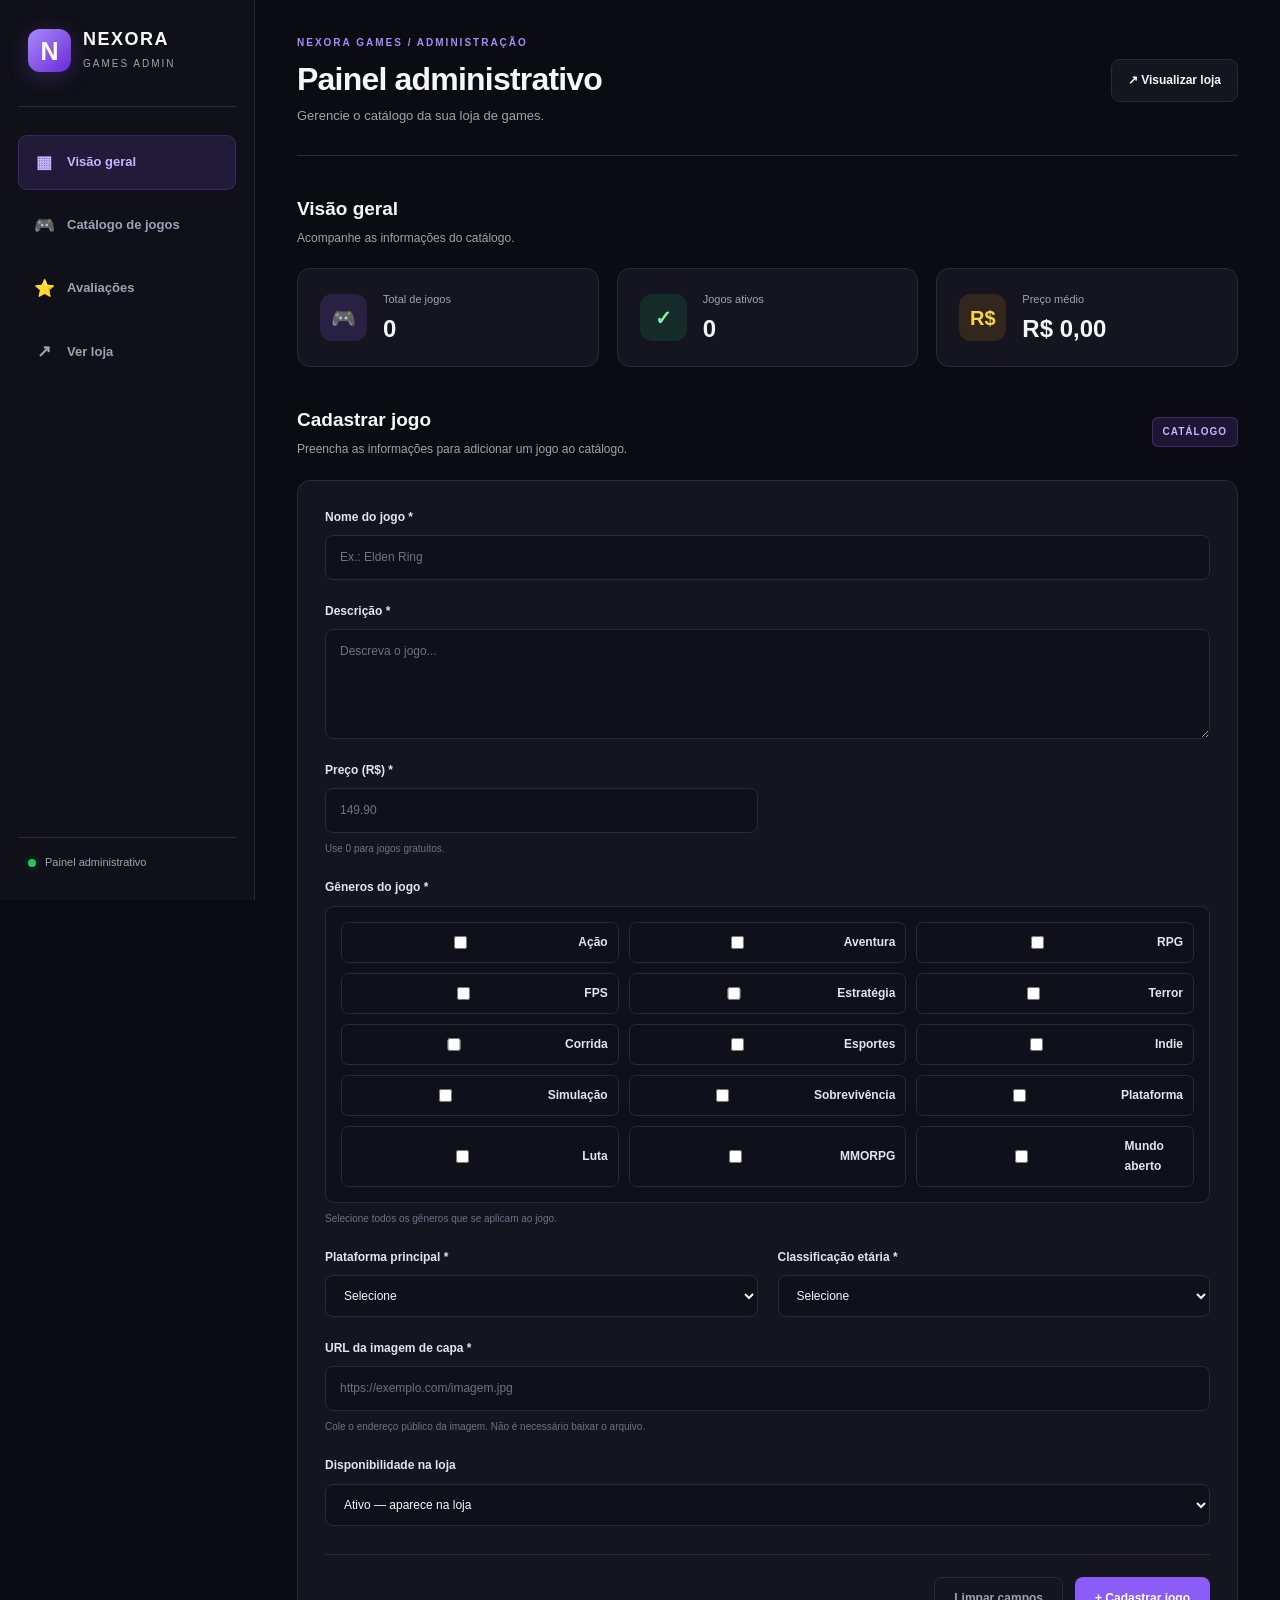
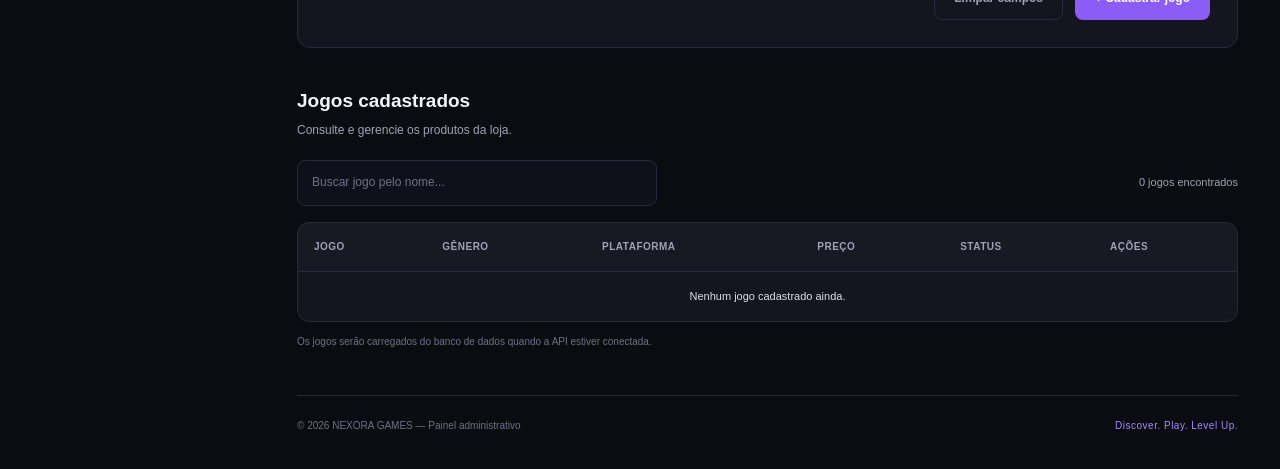
<file: admin/index.html>
<!DOCTYPE html>
<html lang="pt-BR">

<head>
    <meta charset="UTF-8">
    <meta name="viewport" content="width=device-width, initial-scale=1.0">

    <title>Administração | NEXORA GAMES</title>

    <link rel="stylesheet" href="css/admin.css">
</head>

<body>

    <!-- BARRA LATERAL -->
    <aside class="sidebar">

        <div class="brand">
            <span class="brand-icon">N</span>
            <div>
                <h2>NEXORA</h2>
                <span>GAMES ADMIN</span>
            </div>
        </div>

        <nav class="sidebar-nav">
            <a href="#dashboard" class="nav-link active">
                <span>▦</span> Visão geral
            </a>

            <a href="#jogos" class="nav-link">
                <span>🎮</span> Catálogo de jogos
            </a>

            <a href="avaliacoes/index.html" class="nav-link">
                <span>⭐</span> Avaliações
            </a>

            <a href="../index.html" class="nav-link">
                <span>↗</span> Ver loja
            </a>
        </nav>

        <div class="sidebar-footer">
            <span class="status-dot"></span>
            Painel administrativo
        </div>

    </aside>


    <!-- CONTEÚDO PRINCIPAL -->
    <main class="main-content">

        <header class="topbar">

            <div>
                <p class="eyebrow">NEXORA GAMES / ADMINISTRAÇÃO</p>
                <h1>Painel administrativo</h1>
                <p class="subtitle">
                    Gerencie o catálogo da sua loja de games.
                </p>
            </div>

            <a href="../index.html" class="view-store-button">
                ↗ Visualizar loja
            </a>

        </header>


        <!-- VISÃO GERAL -->
        <section id="dashboard" class="dashboard-section">

            <div class="section-heading">
                <div>
                    <h2>Visão geral</h2>
                    <p>Acompanhe as informações do catálogo.</p>
                </div>
            </div>

            <div class="stats-grid">

                <article class="stat-card">
                    <div class="stat-icon purple">🎮</div>
                    <div>
                        <p>Total de jogos</p>
                        <h3 id="totalJogos">0</h3>
                    </div>
                </article>

                <article class="stat-card">
                    <div class="stat-icon green">✓</div>
                    <div>
                        <p>Jogos ativos</p>
                        <h3 id="jogosAtivos">0</h3>
                    </div>
                </article>

                <article class="stat-card">
                    <div class="stat-icon orange">R$</div>
                    <div>
                        <p>Preço médio</p>
                        <h3 id="precoMedio">R$ 0,00</h3>
                    </div>
                </article>

            </div>

        </section>


        <!-- CADASTRO DE JOGOS -->
        <section id="jogos" class="admin-section">

            <div class="section-heading">
                <div>
                    <h2 id="tituloFormulario">Cadastrar jogo</h2>
                    <p>
                        Preencha as informações para adicionar um jogo ao catálogo.
                    </p>
                </div>

                <span class="section-tag">CATÁLOGO</span>
            </div>


            <form id="formJogo" class="game-form">

                <input type="hidden" id="jogoId">

                <div class="form-grid">

                    <div class="form-group full-width">
                        <label for="titulo">Nome do jogo *</label>
                        <input
                            type="text"
                            id="titulo"
                            placeholder="Ex.: Elden Ring"
                            maxlength="120"
                            required
                        >
                    </div>

                    <div class="form-group full-width">
                        <label for="descricao">Descrição *</label>
                        <textarea
                            id="descricao"
                            placeholder="Descreva o jogo..."
                            rows="4"
                            maxlength="2000"
                            required
                        ></textarea>
                    </div>

                    <div class="form-group">
                        <label for="preco">Preço (R$) *</label>
                        <input
                            type="number"
                            id="preco"
                            min="0"
                            max="999999"
                            step="0.01"
                            placeholder="149.90"
                            required
                        >
                        <small>Use 0 para jogos gratuitos.</small>
                    </div>
<div class="form-group full-width">
    <label>Gêneros do jogo *</label>

    <div class="genres-grid" id="generos">

        <label class="genre-option">
            <input type="checkbox" name="generos" value="Ação">
            <span>Ação</span>
        </label>

        <label class="genre-option">
            <input type="checkbox" name="generos" value="Aventura">
            <span>Aventura</span>
        </label>

        <label class="genre-option">
            <input type="checkbox" name="generos" value="RPG">
            <span>RPG</span>
        </label>

        <label class="genre-option">
            <input type="checkbox" name="generos" value="FPS">
            <span>FPS</span>
        </label>

        <label class="genre-option">
            <input type="checkbox" name="generos" value="Estratégia">
            <span>Estratégia</span>
        </label>

        <label class="genre-option">
            <input type="checkbox" name="generos" value="Terror">
            <span>Terror</span>
        </label>

        <label class="genre-option">
            <input type="checkbox" name="generos" value="Corrida">
            <span>Corrida</span>
        </label>

        <label class="genre-option">
            <input type="checkbox" name="generos" value="Esportes">
            <span>Esportes</span>
        </label>

        <label class="genre-option">
            <input type="checkbox" name="generos" value="Indie">
            <span>Indie</span>
        </label>

        <label class="genre-option">
            <input type="checkbox" name="generos" value="Simulação">
            <span>Simulação</span>
        </label>

        <label class="genre-option">
            <input type="checkbox" name="generos" value="Sobrevivência">
            <span>Sobrevivência</span>
        </label>

        <label class="genre-option">
            <input type="checkbox" name="generos" value="Plataforma">
            <span>Plataforma</span>
        </label>

        <label class="genre-option">
            <input type="checkbox" name="generos" value="Luta">
            <span>Luta</span>
        </label>

        <label class="genre-option">
            <input type="checkbox" name="generos" value="MMORPG">
            <span>MMORPG</span>
        </label>

        <label class="genre-option">
            <input type="checkbox" name="generos" value="Mundo aberto">
            <span>Mundo aberto</span>
        </label>

    </div>

    <small>Selecione todos os gêneros que se aplicam ao jogo.</small>
</div>

                    <div class="form-group">
                        <label for="plataforma">Plataforma principal *</label>
                        <select id="plataforma" required>
                            <option value="">Selecione</option>
                            <option value="PC">PC</option>
                            <option value="PlayStation">PlayStation</option>
                            <option value="Xbox">Xbox</option>
                            <option value="Nintendo">Nintendo</option>
                            <option value="Mobile">Mobile</option>
                        </select>
                    </div>

                    <div class="form-group">
                        <label for="classificacao">Classificação etária *</label>
                        <select id="classificacao" required>
                            <option value="">Selecione</option>
                            <option value="L">Livre</option>
                            <option value="10">10 anos</option>
                            <option value="12">12 anos</option>
                            <option value="14">14 anos</option>
                            <option value="16">16 anos</option>
                            <option value="18">18 anos</option>
                        </select>
                    </div>

                    <div class="form-group full-width">
                        <label for="imagem">URL da imagem de capa *</label>
                        <input
                            type="url"
                            id="imagem"
                            placeholder="https://exemplo.com/imagem.jpg"
                            maxlength="2048"
                            required
                        >
                        <small>
                            Cole o endereço público da imagem. Não é necessário baixar o arquivo.
                        </small>
                    </div>

                    <div class="form-group full-width">
                        <label for="ativo">Disponibilidade na loja</label>
                        <select id="ativo">
                            <option value="1">Ativo — aparece na loja</option>
                            <option value="0">Inativo — oculto da loja</option>
                        </select>
                    </div>

                </div>

                <div class="form-actions">

                    <button type="reset" id="btnLimpar" class="secondary-button">
                        Limpar campos
                    </button>

                    <button type="submit" id="btnSalvar" class="primary-button">
                        + Cadastrar jogo
                    </button>

                </div>

                <p id="mensagemFormulario" class="form-message" role="status"></p>

            </form>

        </section>


        <!-- LISTA DE JOGOS -->
        <section class="admin-section">

            <div class="section-heading">
                <div>
                    <h2>Jogos cadastrados</h2>
                    <p>Consulte e gerencie os produtos da loja.</p>
                </div>
            </div>

            <div class="table-toolbar">

                <input
                    type="search"
                    id="buscarJogoAdmin"
                    placeholder="Buscar jogo pelo nome..."
                    aria-label="Buscar jogo pelo nome"
                >

                <span id="quantidadeResultados">0 jogos</span>

            </div>

            <div class="table-container">

                <table class="games-table">

                    <thead>
                        <tr>
                            <th>Jogo</th>
                            <th>Gênero</th>
                            <th>Plataforma</th>
                            <th>Preço</th>
                            <th>Status</th>
                            <th>Ações</th>
                        </tr>
                    </thead>

                    <tbody id="tabelaJogos">

                        <tr>
                            <td colspan="6" class="empty-table">
                                Nenhum jogo carregado.
                            </td>
                        </tr>

                    </tbody>

                </table>

            </div>

            <p class="table-note">
                Os jogos serão carregados do banco de dados quando a API estiver conectada.
            </p>

        </section>


        <!-- RODAPÉ -->
        <footer class="admin-footer">
            <p>© 2026 NEXORA GAMES — Painel administrativo</p>
            <span>Discover. Play. Level Up.</span>
        </footer>

    </main>

    <script src="js/admin.js"></script>

</body>
</html>
</file>
<file: admin/css/admin.css>
/* =====================================================
   NEXORA GAMES — PAINEL ADMINISTRATIVO
   ===================================================== */

/* RESET */

* {
    margin: 0;
    padding: 0;
    box-sizing: border-box;
}

:root {
    --bg-main: #0b0b12;
    --bg-sidebar: #101019;
    --bg-card: #151520;
    --bg-input: #10101a;
    --bg-hover: #202031;

    --primary: #8b5cf6;
    --primary-hover: #7542e8;
    --primary-soft: rgba(139, 92, 246, 0.14);

    --success: #22c55e;
    --warning: #f59e0b;
    --danger: #ef4444;

    --text-primary: #f5f5fa;
    --text-secondary: #a1a1b5;
    --text-muted: #707087;

    --border: #29293a;

    --sidebar-width: 255px;
}

html {
    scroll-behavior: smooth;
    scroll-padding-top: 30px;
}

body {
    min-height: 100vh;
    background: var(--bg-main);
    color: var(--text-primary);
    font-family: "Segoe UI", Arial, sans-serif;
    font-size: 14px;
    line-height: 1.6;
}

button,
input,
select,
textarea {
    font: inherit;
}

button,
a {
    -webkit-tap-highlight-color: transparent;
}

button {
    cursor: pointer;
}

a {
    color: inherit;
    text-decoration: none;
}

button:focus-visible,
a:focus-visible,
input:focus-visible,
select:focus-visible,
textarea:focus-visible {
    outline: 2px solid var(--primary);
    outline-offset: 3px;
}


/* =====================================================
   BARRA LATERAL
   ===================================================== */

.sidebar {
    position: fixed;
    top: 0;
    left: 0;
    bottom: 0;
    width: var(--sidebar-width);
    padding: 28px 18px;
    background: var(--bg-sidebar);
    border-right: 1px solid var(--border);

    display: flex;
    flex-direction: column;

    z-index: 100;
}

.brand {
    display: flex;
    align-items: center;
    gap: 12px;
    padding: 0 10px 32px;
    border-bottom: 1px solid var(--border);
}

.brand-icon {
    width: 43px;
    height: 43px;
    border-radius: 12px;

    display: flex;
    align-items: center;
    justify-content: center;

    background: linear-gradient(
        135deg,
        #a78bfa,
        #6d28d9
    );

    color: white;
    font-size: 25px;
    font-weight: 900;

    box-shadow: 0 5px 22px rgba(139, 92, 246, 0.25);
}

.brand h2 {
    font-size: 18px;
    letter-spacing: 1.5px;
    line-height: 1.3;
}

.brand div > span {
    color: var(--text-secondary);
    font-size: 10px;
    letter-spacing: 2px;
}

.sidebar-nav {
    display: flex;
    flex-direction: column;
    gap: 8px;
    margin-top: 28px;
}

.nav-link {
    display: flex;
    align-items: center;
    gap: 12px;

    padding: 13px 14px;
    border: 1px solid transparent;
    border-radius: 9px;

    color: var(--text-secondary);
    font-size: 13px;
    font-weight: 600;

    transition:
        background 0.2s ease,
        color 0.2s ease,
        border-color 0.2s ease;
}

.nav-link > span {
    width: 22px;
    text-align: center;
    font-size: 17px;
}

.nav-link:hover {
    color: var(--text-primary);
    background: var(--bg-hover);
}

.nav-link.active {
    color: #c4b5fd;
    background: var(--primary-soft);
    border-color: rgba(139, 92, 246, 0.22);
}

.sidebar-footer {
    display: flex;
    align-items: center;
    gap: 9px;

    margin-top: auto;
    padding: 16px 10px 0;
    border-top: 1px solid var(--border);

    color: var(--text-secondary);
    font-size: 11px;
}

.status-dot {
    width: 8px;
    height: 8px;
    border-radius: 50%;
    background: var(--success);
    box-shadow: 0 0 10px rgba(34, 197, 94, 0.35);
}


/* =====================================================
   CONTEÚDO PRINCIPAL
   ===================================================== */

.main-content {
    min-height: 100vh;
    margin-left: var(--sidebar-width);
    padding: 35px 42px;
    max-width: 1800px;
}

.topbar {
    display: flex;
    align-items: center;
    justify-content: space-between;
    gap: 24px;

    margin-bottom: 38px;
    padding-bottom: 28px;

    border-bottom: 1px solid var(--border);
}

.eyebrow {
    margin-bottom: 8px;
    color: #a78bfa;
    font-size: 10px;
    font-weight: 800;
    letter-spacing: 2px;
}

.topbar h1 {
    margin-bottom: 7px;
    font-size: clamp(24px, 3vw, 32px);
    line-height: 1.25;
    letter-spacing: -0.8px;
}

.subtitle {
    color: var(--text-secondary);
    font-size: 13px;
}

.view-store-button {
    display: inline-flex;
    align-items: center;
    justify-content: center;
    gap: 8px;

    padding: 11px 16px;
    border: 1px solid var(--border);
    border-radius: 9px;

    background: var(--bg-card);
    color: var(--text-primary);

    font-size: 12px;
    font-weight: 700;
    white-space: nowrap;

    transition: 0.2s ease;
}

.view-store-button:hover {
    border-color: var(--primary);
    background: var(--primary-soft);
}


/* =====================================================
   SEÇÕES
   ===================================================== */

.dashboard-section,
.admin-section {
    margin-bottom: 38px;
}

.section-heading {
    display: flex;
    align-items: center;
    justify-content: space-between;
    gap: 18px;

    margin-bottom: 20px;
}

.section-heading h2 {
    margin-bottom: 5px;
    font-size: 19px;
    font-weight: 750;
}

.section-heading p {
    color: var(--text-secondary);
    font-size: 12px;
}

.section-tag {
    padding: 6px 10px;
    border: 1px solid rgba(139, 92, 246, 0.3);
    border-radius: 6px;

    background: var(--primary-soft);
    color: #c4b5fd;

    font-size: 10px;
    font-weight: 800;
    letter-spacing: 1px;
}


/* =====================================================
   CARTÕES DE ESTATÍSTICAS
   ===================================================== */

.stats-grid {
    display: grid;
    grid-template-columns: repeat(3, minmax(0, 1fr));
    gap: 18px;
}

.stat-card {
    display: flex;
    align-items: center;
    gap: 16px;

    min-width: 0;
    padding: 22px;

    background: var(--bg-card);
    border: 1px solid var(--border);
    border-radius: 13px;

    transition:
        transform 0.2s ease,
        border-color 0.2s ease;
}

.stat-card:hover {
    transform: translateY(-3px);
    border-color: #45405d;
}

.stat-icon {
    display: flex;
    align-items: center;
    justify-content: center;

    flex-shrink: 0;
    width: 47px;
    height: 47px;
    border-radius: 12px;

    font-size: 20px;
    font-weight: 800;
}

.stat-icon.purple {
    color: #c4b5fd;
    background: rgba(139, 92, 246, 0.16);
}

.stat-icon.green {
    color: #86efac;
    background: rgba(34, 197, 94, 0.13);
}

.stat-icon.orange {
    color: #fcd34d;
    background: rgba(245, 158, 11, 0.13);
}

.stat-card p {
    margin-bottom: 5px;
    color: var(--text-secondary);
    font-size: 11px;
}

.stat-card h3 {
    overflow-wrap: anywhere;
    font-size: 24px;
    line-height: 1.25;
}


/* =====================================================
   FORMULÁRIO DE JOGOS
   ===================================================== */

.game-form {
    padding: 27px;
    background: var(--bg-card);
    border: 1px solid var(--border);
    border-radius: 13px;
}

.form-grid {
    display: grid;
    grid-template-columns: repeat(2, minmax(0, 1fr));
    gap: 22px 20px;
}

.form-group {
    display: flex;
    flex-direction: column;
    min-width: 0;
    gap: 8px;
}

.form-group.full-width {
    grid-column: 1 / -1;
}

.form-group label {
    color: #e4e4ed;
    font-size: 12px;
    font-weight: 700;
}

.form-group input,
.form-group select,
.form-group textarea,
.table-toolbar input {
    width: 100%;
    min-width: 0;
    padding: 12px 14px;

    border: 1px solid var(--border);
    border-radius: 8px;

    background: var(--bg-input);
    color: var(--text-primary);

    font-size: 12px;

    transition:
        border-color 0.2s ease,
        box-shadow 0.2s ease;
}

.form-group input::placeholder,
.form-group textarea::placeholder,
.table-toolbar input::placeholder {
    color: var(--text-muted);
}

.form-group input:hover,
.form-group select:hover,
.form-group textarea:hover,
.table-toolbar input:hover {
    border-color: #48485f;
}

.form-group input:focus,
.form-group select:focus,
.form-group textarea:focus,
.table-toolbar input:focus {
    border-color: var(--primary);
    outline: none;
    box-shadow: 0 0 0 3px rgba(139, 92, 246, 0.12);
}

.form-group select {
    cursor: pointer;
}

.form-group select option {
    background: var(--bg-card);
    color: var(--text-primary);
}

.form-group textarea {
    min-height: 110px;
    resize: vertical;
}

.form-group small {
    color: var(--text-muted);
    font-size: 10px;
    line-height: 1.5;
}

.form-actions {
    display: flex;
    justify-content: flex-end;
    flex-wrap: wrap;
    gap: 12px;

    margin-top: 28px;
    padding-top: 22px;
    border-top: 1px solid var(--border);
}

.primary-button,
.secondary-button {
    display: inline-flex;
    align-items: center;
    justify-content: center;
    gap: 8px;

    min-height: 42px;
    padding: 11px 19px;

    border: 1px solid transparent;
    border-radius: 8px;

    font-size: 12px;
    font-weight: 750;

    transition:
        background 0.2s ease,
        border-color 0.2s ease,
        transform 0.2s ease;
}

.primary-button {
    background: var(--primary);
    color: white;
}

.primary-button:hover {
    background: var(--primary-hover);
    transform: translateY(-1px);
}

.secondary-button {
    border-color: var(--border);
    background: transparent;
    color: var(--text-secondary);
}

.secondary-button:hover {
    border-color: #55556d;
    background: var(--bg-hover);
    color: white;
}

.primary-button:disabled,
.secondary-button:disabled {
    opacity: 0.55;
    cursor: not-allowed;
    transform: none;
}

.form-message {
    display: none;
    margin-top: 18px;
    padding: 11px 14px;

    border: 1px solid var(--border);
    border-radius: 8px;

    font-size: 12px;
}

.form-message.success {
    display: block;
    border-color: rgba(34, 197, 94, 0.3);
    background: rgba(34, 197, 94, 0.08);
    color: #86efac;
}

.form-message.error {
    display: block;
    border-color: rgba(239, 68, 68, 0.3);
    background: rgba(239, 68, 68, 0.08);
    color: #fca5a5;
}


/* =====================================================
   TABELA DO CATÁLOGO
   ===================================================== */

.table-toolbar {
    display: flex;
    align-items: center;
    justify-content: space-between;
    gap: 16px;

    margin-bottom: 16px;
}

.table-toolbar input {
    max-width: 360px;
}

.table-toolbar > span {
    color: var(--text-secondary);
    font-size: 11px;
    white-space: nowrap;
}

.table-container {
    width: 100%;
    overflow-x: auto;

    background: var(--bg-card);
    border: 1px solid var(--border);
    border-radius: 12px;
}

.games-table {
    width: 100%;
    border-collapse: collapse;
    text-align: left;
}

.games-table th,
.games-table td {
    padding: 16px;
    border-bottom: 1px solid var(--border);
    font-size: 11px;
    vertical-align: middle;
}

.games-table th {
    background: rgba(255, 255, 255, 0.015);
    color: var(--text-secondary);

    font-size: 10px;
    font-weight: 800;
    letter-spacing: 0.5px;
    text-transform: uppercase;
    white-space: nowrap;
}

.games-table td {
    color: #dedee9;
}

.games-table tbody tr:last-child td {
    border-bottom: none;
}

.games-table tbody tr:hover {
    background: rgba(255, 255, 255, 0.02);
}

.empty-table {
    padding: 35px 20px !important;
    color: var(--text-muted) !important;
    text-align: center;
}

.table-note {
    margin-top: 12px;
    color: var(--text-muted);
    font-size: 10px;
}


/* =====================================================
   CLASSES PARA FUTURAS AÇÕES DA TABELA
   ===================================================== */

.game-table-info {
    display: flex;
    align-items: center;
    gap: 12px;
    min-width: 180px;
}

.game-table-info img {
    width: 42px;
    height: 52px;
    flex-shrink: 0;

    object-fit: cover;
    border-radius: 5px;
    background: var(--bg-input);
}

.game-table-info strong {
    display: block;
    max-width: 190px;
    overflow-wrap: anywhere;
    color: var(--text-primary);
    font-size: 12px;
}

.game-table-info small {
    display: block;
    margin-top: 3px;
    color: var(--text-muted);
    font-size: 10px;
}

.status-badge {
    display: inline-block;
    padding: 5px 9px;
    border-radius: 5px;

    font-size: 10px;
    font-weight: 750;
    white-space: nowrap;
}

.status-badge.active {
    background: rgba(34, 197, 94, 0.12);
    color: #86efac;
}

.status-badge.inactive {
    background: rgba(239, 68, 68, 0.12);
    color: #fca5a5;
}

.table-action {
    padding: 7px 10px;
    border: 1px solid var(--border);
    border-radius: 6px;

    background: transparent;
    color: var(--text-secondary);

    font-size: 10px;
    font-weight: 700;
    white-space: nowrap;

    transition: 0.2s ease;
}

.table-action:hover {
    border-color: var(--primary);
    background: var(--primary-soft);
    color: #c4b5fd;
}

.table-action.delete:hover {
    border-color: rgba(239, 68, 68, 0.4);
    background: rgba(239, 68, 68, 0.1);
    color: #fca5a5;
}


/* =====================================================
   RODAPÉ
   ===================================================== */

.admin-footer {
    display: flex;
    align-items: center;
    justify-content: space-between;
    flex-wrap: wrap;
    gap: 12px;

    margin-top: 45px;
    padding-top: 22px;
    border-top: 1px solid var(--border);

    color: var(--text-muted);
    font-size: 10px;
}

.admin-footer span {
    color: #a78bfa;
    letter-spacing: 0.5px;
}


/* =====================================================
   RESPONSIVIDADE — TABLETS
   ===================================================== */

@media (max-width: 1100px) {

    :root {
        --sidebar-width: 220px;
    }

    .main-content {
        padding: 30px 25px;
    }

    .stats-grid {
        grid-template-columns: repeat(2, minmax(0, 1fr));
    }

    .stat-card:last-child {
        grid-column: 1 / -1;
    }

    .games-table th,
    .games-table td {
        padding: 13px 11px;
    }
}


/* =====================================================
   RESPONSIVIDADE — CELULARES
   ===================================================== */

@media (max-width: 760px) {

    :root {
        --sidebar-width: 0px;
    }

    .sidebar {
        position: relative;
        width: 100%;
        height: auto;
        padding: 15px;
        border-right: none;
        border-bottom: 1px solid var(--border);
    }

    .brand {
        padding: 0 5px 15px;
    }

    .brand-icon {
        width: 38px;
        height: 38px;
        font-size: 22px;
    }

    .brand h2 {
        font-size: 16px;
    }

    .sidebar-nav {
        flex-direction: row;
        flex-wrap: wrap;
        gap: 7px;
        margin-top: 15px;
    }

    .nav-link {
        flex: 1 1 auto;
        justify-content: center;
        gap: 6px;
        padding: 10px;
        font-size: 11px;
    }

    .nav-link > span {
        width: auto;
        font-size: 14px;
    }

    .sidebar-footer {
        display: none;
    }

    .main-content {
        margin-left: 0;
        padding: 25px 16px;
    }

    .topbar {
        align-items: flex-start;
        flex-direction: column;
        gap: 17px;
        margin-bottom: 28px;
        padding-bottom: 22px;
    }

    .topbar h1 {
        font-size: 25px;
    }

    .stats-grid {
        grid-template-columns: 1fr;
        gap: 12px;
    }

    .stat-card:last-child {
        grid-column: auto;
    }

    .stat-card {
        padding: 17px;
    }

    .stat-card h3 {
        font-size: 22px;
    }

    .section-heading h2 {
        font-size: 17px;
    }

    .game-form {
        padding: 19px 15px;
    }

    .form-grid {
        grid-template-columns: 1fr;
        gap: 18px;
    }

    .form-group.full-width {
        grid-column: auto;
    }

    .form-actions {
        flex-direction: column-reverse;
    }

    .form-actions button {
        width: 100%;
    }

    .table-toolbar {
        align-items: stretch;
        flex-direction: column;
    }

    .table-toolbar input {
        max-width: none;
    }

    .table-toolbar > span {
        align-self: flex-end;
    }

    .table-container {
        border-radius: 9px;
    }

    .games-table {
        min-width: 760px;
    }

    .admin-footer {
        align-items: flex-start;
        flex-direction: column;
        margin-top: 30px;
    }
}


/* =====================================================
   TELAS MUITO PEQUENAS
   ===================================================== */

@media (max-width: 380px) {

    .main-content {
        padding: 20px 11px;
    }

    .sidebar {
        padding: 12px 10px;
    }

    .nav-link {
        flex-basis: 100%;
        justify-content: flex-start;
    }

    .section-tag {
        display: none;
    }

    .game-form {
        padding: 15px 11px;
    }
}
/* SELEÇÃO MÚLTIPLA DE GÊNEROS */

.genres-grid {
    display: grid;
    grid-template-columns: repeat(3, minmax(0, 1fr));
    gap: 10px;
    padding: 15px;

    background: var(--bg-input);
    border: 1px solid var(--border);
    border-radius: 9px;
}

.genre-option {
    display: flex;
    align-items: center;
    gap: 9px;

    padding: 10px;
    border: 1px solid var(--border);
    border-radius: 7px;

    color: var(--text-secondary);
    font-size: 12px;
    cursor: pointer;

    transition: 0.2s ease;
}

.genre-option:hover {
    border-color: var(--primary);
    color: var(--text-primary);
}

.genre-option:has(input:checked) {
    border-color: var(--primary);
    background: var(--primary-soft);
    color: #c4b5fd;
}

.genre-option input {
    accent-color: var(--primary);
    cursor: pointer;
}

@media (max-width: 760px) {
    .genres-grid {
        grid-template-columns: repeat(2, minmax(0, 1fr));
        padding: 10px;
    }
}
/* Botões de ações da tabela */
.acoes-jogo {
    display: flex;
    align-items: center;
    gap: 8px;
    min-width: 150px;
}

.acoes-jogo button {
    padding: 8px 12px;
    border: 1px solid var(--border);
    border-radius: 6px;
    font-size: 12px;
    font-weight: 600;
    cursor: pointer;
    transition: 0.2s ease;
}

.btn-editar {
    background: var(--primary-soft);
    color: #c4b5fd;
}

.btn-editar:hover {
    background: var(--primary);
    color: #ffffff;
}

.btn-excluir {
    background: rgba(239, 68, 68, 0.1);
    color: #f87171;
}

.btn-excluir:hover {
    background: #dc2626;
    color: #ffffff;
}

.status-ativo {
    color: #4ade80;
    font-weight: 600;
}

.status-inativo {
    color: #f87171;
    font-weight: 600;
}

.tabela-vazia {
    padding: 24px;
    text-align: center;
    color: var(--text-secondary);
}
</file>
